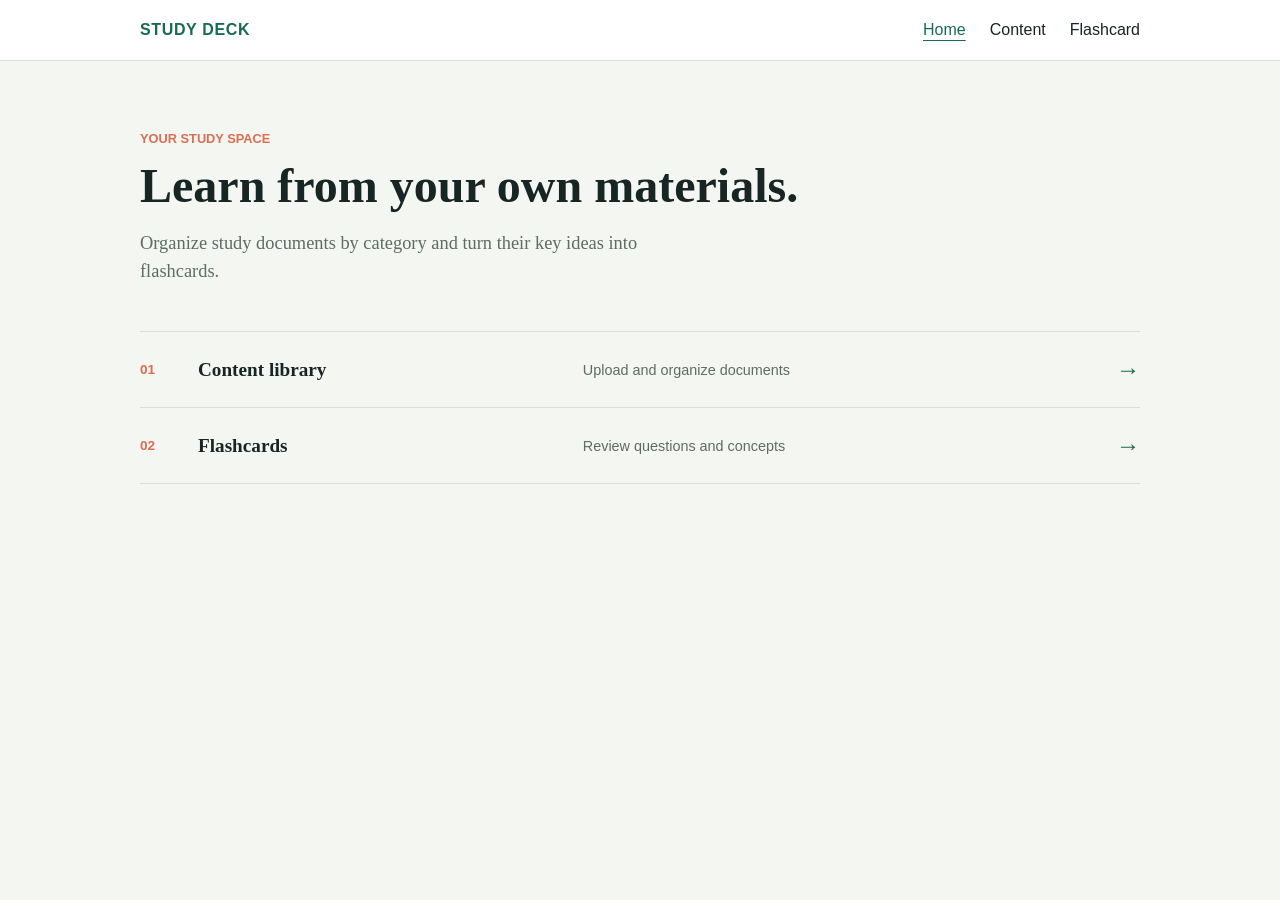
<file: index.html>
<!DOCTYPE html>
<html>
    <head>
         <meta charset="UTF-8">
        <meta name="viewport" content="width=device-width, initial-scale=1.0">
        <title>Study Deck</title>
        <link rel="stylesheet" href="common.css">
        <link rel="stylesheet" href="index.css">
    </head>
    <body>
        <nav class="site-nav" aria-label="Main menu">
            <a class="brand" href="index.html">STUDY DECK</a>
            <ul>
                <li><a href="index.html" aria-current="page">Home</a></li>
                <li><a href="source.html">Content</a></li>
                <li><a href="flash.html">Flashcard</a></li>
            </ul>
        </nav>
        <main>
            <header class="intro">
                <p class="eyebrow">YOUR STUDY SPACE</p>
                <h1>Learn from your own materials.</h1>
                <p>Organize study documents by category and turn their key ideas into flashcards.</p>
            </header>
            <section class="home-links" aria-label="Study tools">
                <a href="source.html"><span>01</span><strong>Content library</strong><span>Upload and organize documents</span><b aria-hidden="true">→</b></a>
                <a href="flash.html"><span>02</span><strong>Flashcards</strong><span>Review questions and concepts</span><b aria-hidden="true">→</b></a>
            </section>
        </main>
    </body>
</html>
</file>
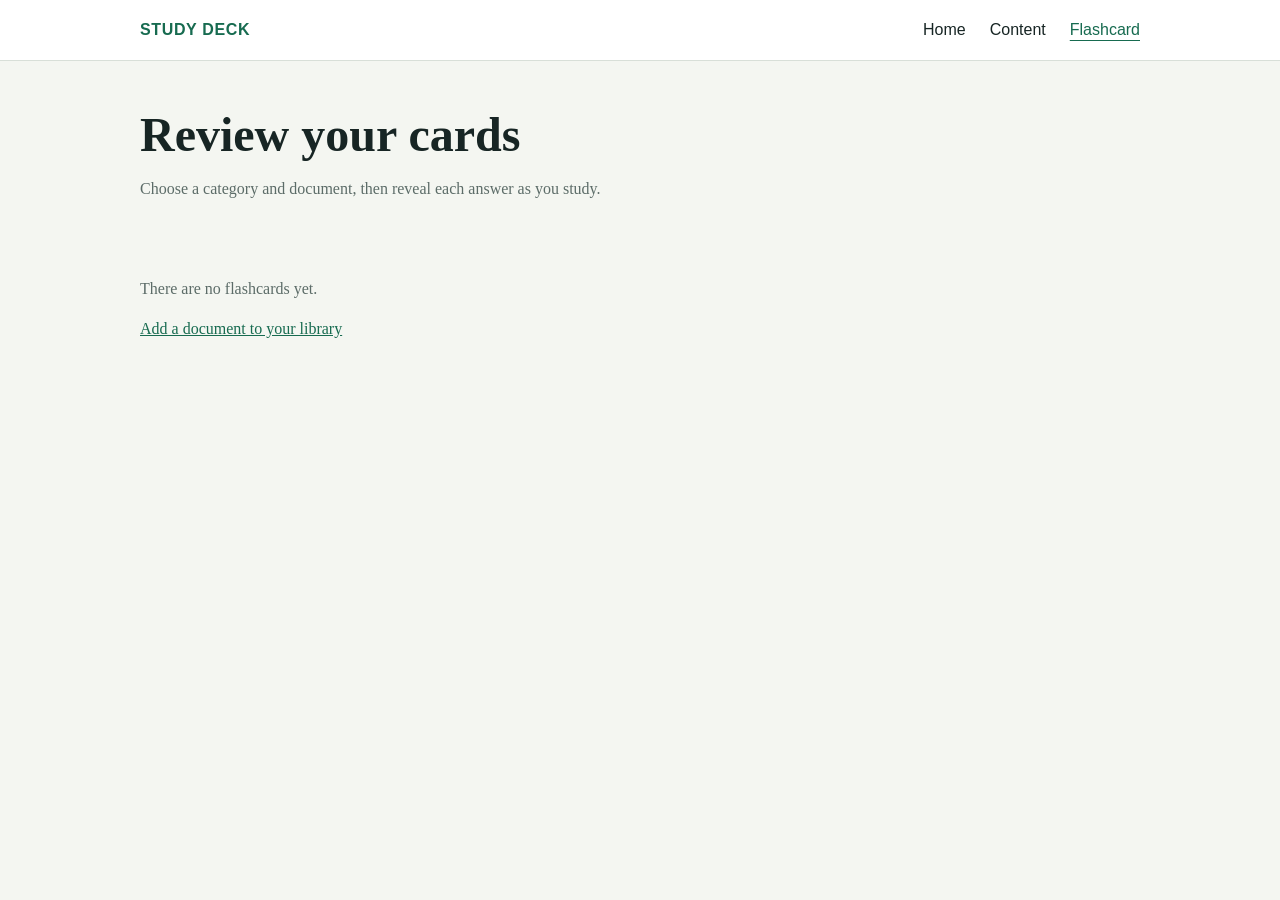
<file: flash.html>
<!DOCTYPE html>
<html lang="en">
<head>
    <meta charset="UTF-8">
    <meta name="viewport" content="width=device-width, initial-scale=1.0">
    <title>Flashcards</title>
    <link rel="stylesheet" href="common.css">
    <link rel="stylesheet" href="flash.css">
</head>
<body>
    <nav class="site-nav" aria-label="Main menu">
        <a class="brand" href="index.html">STUDY DECK</a>
        <ul>
            <li><a href="index.html">Home</a></li>
            <li><a href="source.html">Content</a></li>
            <li><a href="flash.html" aria-current="page">Flashcard</a></li>
        </ul>
    </nav>
    <main>
        <header class="intro">
            <h1>Review your cards</h1>
            <p>Choose a category and document, then reveal each answer as you study.</p>
        </header>
        <div id="empty-state" hidden>
            <p class="muted">There are no flashcards yet.</p>
            <a href="source.html">Add a document to your library</a>
        </div>
        <section id="study-area" hidden aria-label="Flashcard review">
            <div class="filters">
                <label for="category-select">Category
                    <select id="category-select"></select>
                </label>
                <label for="document-select">Document
                    <select id="document-select"></select>
                </label>
            </div>
            <article class="card" aria-live="polite">
                <p class="card-label" id="card-label">Question</p>
                <p id="card-text"></p>
                <div class="card-footer"><span id="concept-label"></span><span id="card-count"></span></div>
            </article>
            <div class="controls">
                <button class="secondary" id="reveal-button" type="button">Reveal answer</button>
                <div class="control-group">
                    <button class="secondary" id="previous-button" type="button">Previous</button>
                    <button id="next-button" type="button">Next</button>
                </div>
            </div>
        </section>
    </main>
    <script type="module" src="flash.js"></script>
</body>
</html>
</file>
<file: common.css>
:root {
	color-scheme: light;
	--ink: #172524;
	--muted: #5c6c68;
	--paper: #f4f6f1;
	--line: #d8dfd8;
	--green: #176b50;
	--coral: #d96e51;
	--sans: Arial, Helvetica, sans-serif;
}

* {
	box-sizing: border-box;
}

body {
	min-height: 100vh;
	margin: 0;
	background: var(--paper);
	color: var(--ink);
	font: 16px/1.5 Georgia, 'Times New Roman', serif;
}

.site-nav {
	display: flex;
	align-items: center;
	justify-content: space-between;
	gap: 24px;
	padding: 18px max(24px, calc((100% - 1000px) / 2));
	border-bottom: 1px solid var(--line);
	background: #fff;
	font-family: var(--sans);
}

.brand {
	flex: 0 0 auto;
	color: var(--green);
	font-weight: 700;
	letter-spacing: .04em;
	text-decoration: none;
}

.site-nav ul {
	display: flex;
	flex-wrap: wrap;
	gap: 24px;
	margin: 0;
	padding: 0;
	list-style: none;
}

.site-nav a:not(.brand) {
	color: var(--ink);
	text-decoration: none;
}

.site-nav a:hover,
.site-nav a[aria-current="page"] {
	color: var(--green);
	text-decoration: underline;
	text-underline-offset: 5px;
}

main {
	width: min(1000px, calc(100% - 40px));
	margin: 48px auto;
}

.intro {
	max-width: 680px;
	margin-bottom: 34px;
}

h1 {
	margin: 0 0 8px;
	font-size: 3rem;
	line-height: 1.08;
}

.intro > p:not(.eyebrow),
.muted {
	color: var(--muted);
}

a {
	color: var(--green);
}

label {
	display: grid;
	gap: 7px;
	font: 700 .9rem var(--sans);
}

input,
select {
	width: 100%;
	min-height: 44px;
	padding: 9px 11px;
	border: 1px solid #aebbb2;
	border-radius: 3px;
	background: #fff;
	color: var(--ink);
	font: inherit;
}

input:focus,
select:focus,
button:focus-visible,
a:focus-visible {
	outline: 3px solid #e7a08b;
	outline-offset: 2px;
}

button {
	min-height: 44px;
	padding: 10px 18px;
	border: 1px solid var(--green);
	border-radius: 3px;
	background: var(--green);
	color: #fff;
	cursor: pointer;
	font: 700 .95rem var(--sans);
}

button:disabled {
	cursor: not-allowed;
	opacity: .5;
}

@media (max-width: 620px) {
	.site-nav {
		align-items: flex-start;
		flex-direction: column;
		gap: 12px;
	}

	main {
		margin: 32px auto;
	}

	h1 {
		font-size: 2.2rem;
	}
}
</file>
<file: index.css>
.intro {
	max-width: 760px;
	margin: 70px 0 46px;
}

.eyebrow {
	margin: 0 0 14px;
	color: var(--coral);
	font: 700 .8rem var(--sans);
}

.intro h1 {
	max-width: 680px;
}

.intro > p:not(.eyebrow) {
	max-width: 580px;
	font-size: 1.15rem;
}

.home-links {
	border-top: 1px solid var(--line);
}

.home-links a {
	display: grid;
	grid-template-columns: 44px minmax(150px, 1fr) minmax(180px, 1.4fr) 24px;
	align-items: center;
	gap: 14px;
	min-height: 76px;
	border-bottom: 1px solid var(--line);
	color: var(--ink);
	text-decoration: none;
}

.home-links a > span:first-child {
	color: var(--coral);
	font: 700 .85rem var(--sans);
}

.home-links strong {
	font-size: 1.2rem;
}

.home-links a > span:nth-of-type(2) {
	color: var(--muted);
	font: .9rem var(--sans);
}

.home-links b {
	color: var(--green);
	font: 1.5rem var(--sans);
}

.home-links a:hover strong {
	color: var(--green);
}

@media (max-width: 620px) {
	.intro {
		margin-top: 44px;
	}

	.home-links a {
		grid-template-columns: 32px 1fr 24px;
		gap: 10px;
		padding: 12px 0;
	}

	.home-links a > span:nth-of-type(2) {
		grid-column: 2;
		grid-row: 2;
	}

	.home-links b {
		grid-column: 3;
		grid-row: 1 / span 2;
	}
}
</file>
<file: flash.css>
.filters {
	display: grid;
	grid-template-columns: 1fr 1fr;
	gap: 18px;
	margin-bottom: 24px;
}

.card {
	display: flex;
	min-height: 280px;
	flex-direction: column;
	justify-content: center;
	padding: 40px 56px;
	border: 1px solid var(--line);
	border-top: 5px solid var(--coral);
	background: #fff;
}

.card-label {
	margin: 0 0 16px;
	color: var(--green);
	font: 700 .8rem var(--sans);
	text-transform: uppercase;
}

#card-text {
	margin: 0;
	font-size: 2rem;
	line-height: 1.35;
	overflow-wrap: anywhere;
}

.card-footer {
	display: flex;
	align-items: center;
	justify-content: space-between;
	gap: 12px;
	margin-top: 18px;
	color: var(--muted);
	font: .9rem var(--sans);
}

.controls {
	display: flex;
	align-items: center;
	justify-content: space-between;
	gap: 12px;
	margin-top: 18px;
}

.control-group {
	display: flex;
	gap: 10px;
}

button.secondary {
	background: transparent;
	color: var(--green);
}

#empty-state {
	padding: 26px 0;
}

@media (max-width: 620px) {
	.filters {
		grid-template-columns: 1fr;
	}

	.card {
		min-height: 240px;
		padding: 28px 22px;
	}

	#card-text {
		font-size: 1.5rem;
	}

	.controls,
	.card-footer {
		align-items: stretch;
		flex-direction: column;
	}

	.control-group {
		display: grid;
		grid-template-columns: 1fr 1fr;
	}
}
</file>
